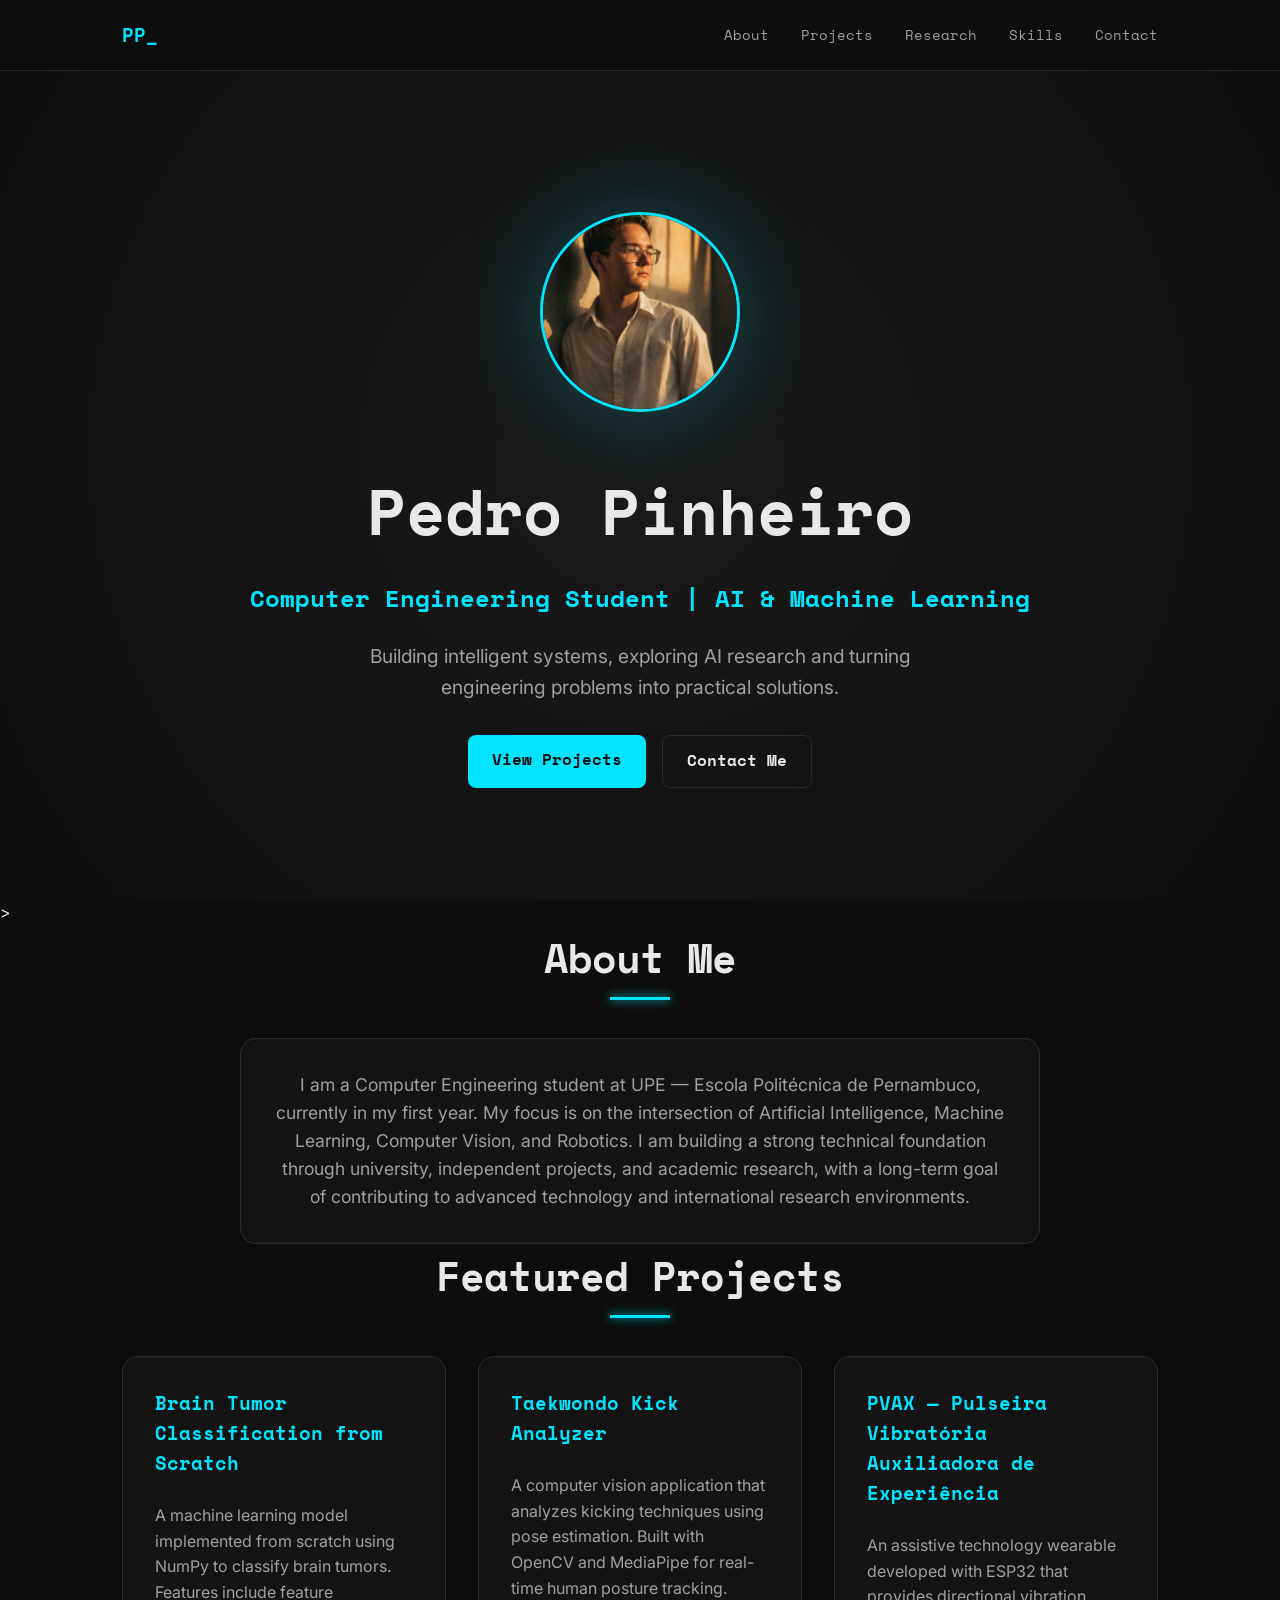
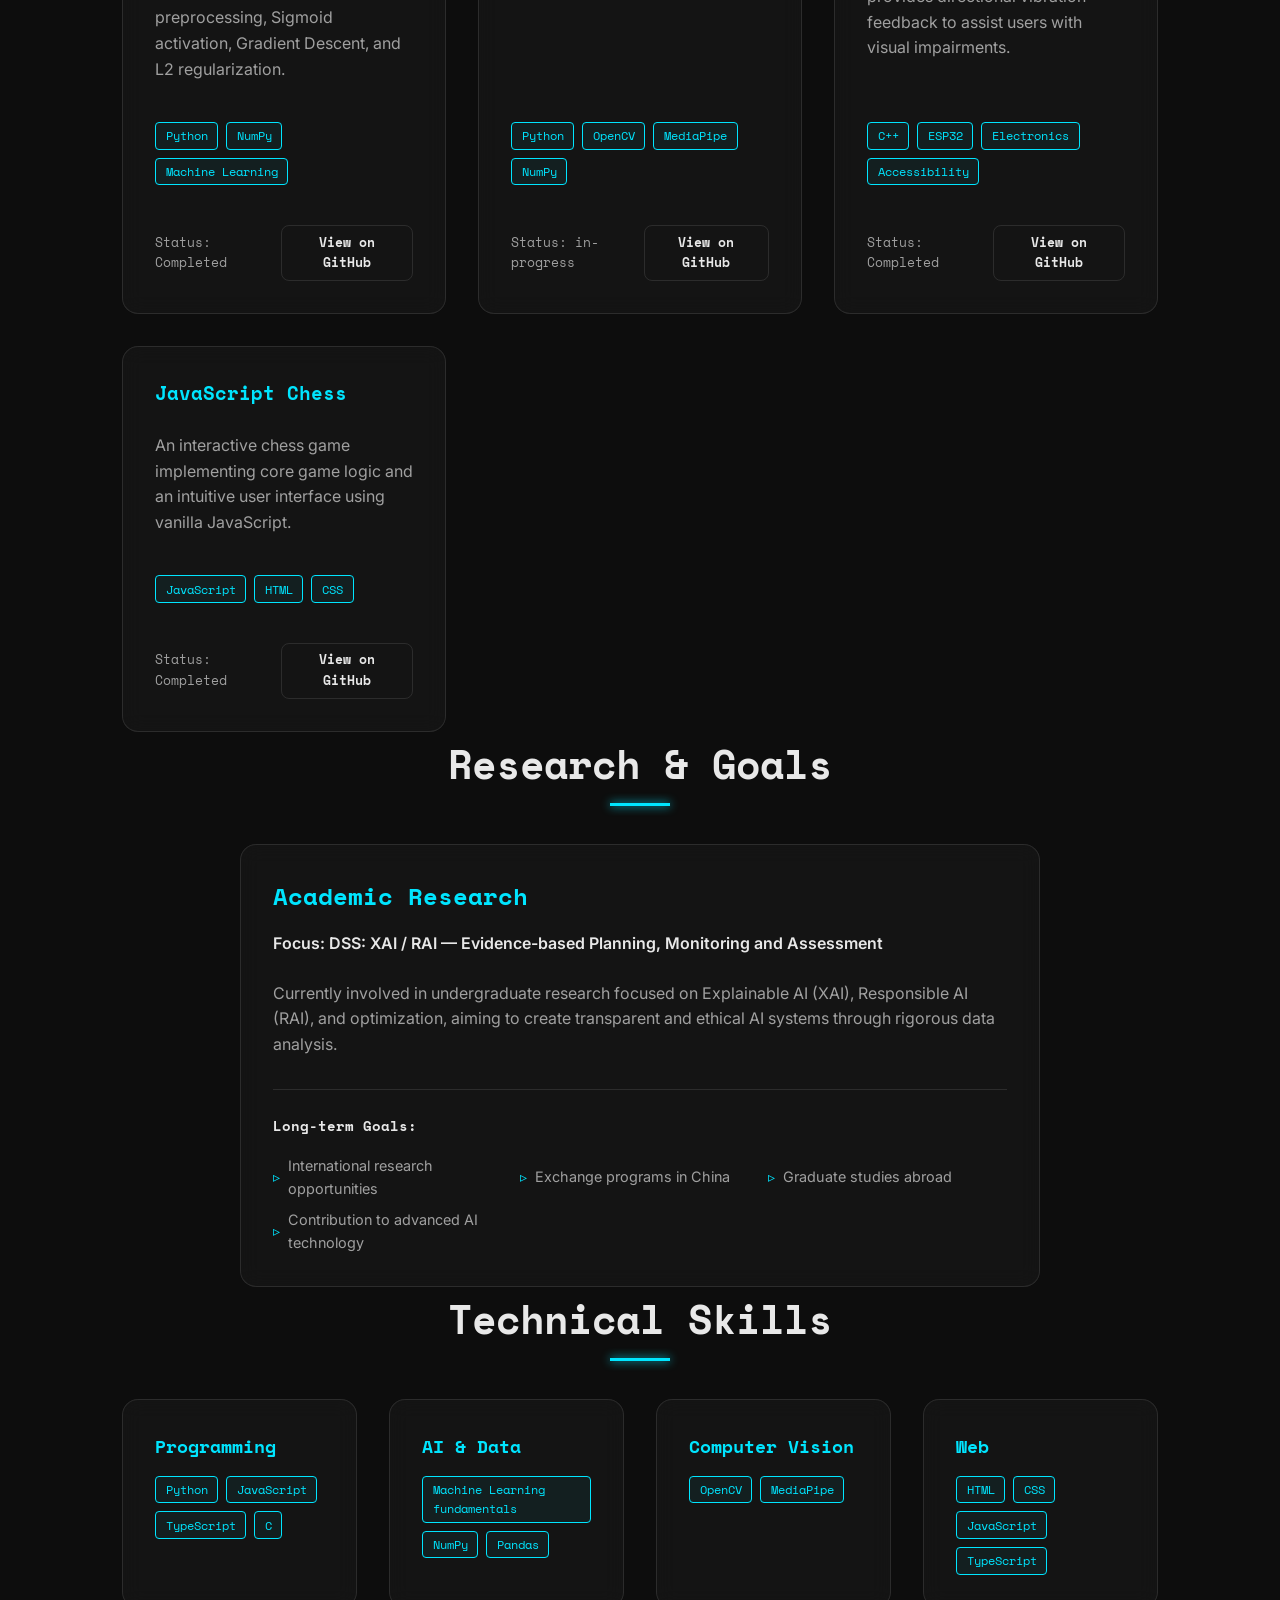
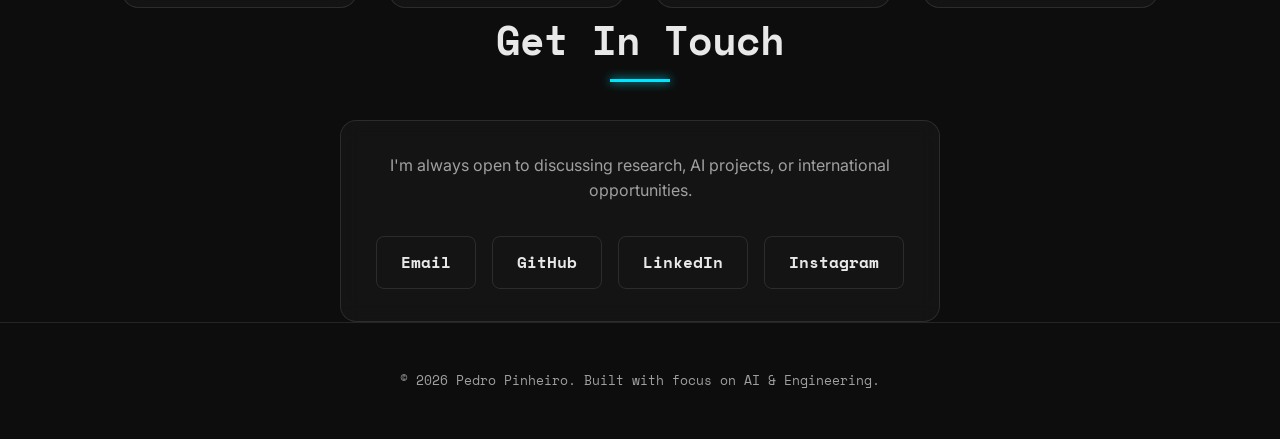
<file: index.html>
<!DOCTYPE html>
<html lang="pt-br">
<head>
    <meta charset="UTF-8">
    <meta name="viewport" content="width=device-width, initial-scale=1.0">
    <title>Pedro Pinheiro | AI & Machine Learning</title>
    <link rel="stylesheet" href="src/styles/main.css">
    <link rel="stylesheet" href="src/styles/layout.css">
    <link rel="stylesheet" href="src/styles/components.css">
    <link rel="stylesheet" href="src/styles/animations.css">
    <link href="https://fonts.googleapis.com/css2?family=Inter:wght@300;400;600;700&family=Space+Mono:wght@400;700&display=swap" rel="stylesheet">
</head>
<body>

    <header>
        <div class="container">
            <nav>
                <div class="logo">PP_</div>
                <ul class="nav-links">
                    <li><a href="#about">About</a></li>
                    <li><a href="#projects">Projects</a></li>
                    <li><a href="#research">Research</a></li>
                    <li><a href="#skills">Skills</a></li>
                    <li><a href="#contact">Contact</a></li>
                </ul>
            </nav>
        </div>
    </header>

    <main>
        <!-- Hero Section -->
        <section id="hero" class="container" style="display: flex; align-items: center; min-height: 100vh; justify-content: center; text-align: center; padding-top: 100px;">
            <div class="fade-in" id="hero-content" style="display: flex; flex-direction: column; align-items: center; gap: 2rem; z-index: 1;">
                <div class="profile-photo-container">
                    <img src="assets/images/MeImage.jpeg" alt="Pedro Pinheiro" class="profile-photo">
                    <div class="photo-glow"></div>
                </div>
                <div class="hero-text">
                    <h1 style="font-size: 4rem; margin-bottom: 1rem;" id="hero-name"></h1>
                    <h2 style="font-size: 1.5rem; color: var(--accent-cyan); margin-bottom: 1.5rem; font-family: var(--font-mono);" id="hero-role"></h2>
                    <p style="max-width: 600px; margin: 0 auto 2rem; color: var(--text-dim); font-size: 1.2rem;" id="hero-desc"></p>
                    <div style="display: flex; gap: 1rem; justify-content: center;">
                        <a href="#projects" class="btn btn-primary">View Projects</a>
                        <a href="#contact" class="btn btn-ghost">Contact Me</a>
                    </div>
                </div>
            </div>
        </section>>

        <!-- About Section -->
        <section id="about" class="container">
            <h2 class="section-title fade-in">About Me</h2>
            <div class="glass-card fade-in" style="max-width: 800px; margin: 0 auto; text-align: center;">
                <p id="about-text" style="font-size: 1.1rem; color: var(--text-dim);"></p>
            </div>
        </section>

        <!-- Projects Section -->
        <section id="projects" class="container">
            <h2 class="section-title fade-in">Featured Projects</h2>
            <div class="projects-grid" id="projects-container">
                <!-- Projects injected by JS -->
            </div>
        </section>

        <!-- Research Section -->
        <section id="research" class="container">
            <h2 class="section-title fade-in">Research & Goals</h2>
            <div class="glass-card fade-in" id="research-content" style="max-width: 800px; margin: 0 auto;">
                <!-- Research injected by JS -->
            </div>
        </section>

        <!-- Skills Section -->
        <section id="skills" class="container">
            <h2 class="section-title fade-in">Technical Skills</h2>
            <div class="skills-container" id="skills-container">
                <!-- Skills injected by JS -->
            </div>
        </section>

        <!-- Contact Section -->
        <section id="contact" class="container" style="text-align: center;">
            <h2 class="section-title fade-in">Get In Touch</h2>
            <div class="glass-card fade-in" style="max-width: 600px; margin: 0 auto;">
                <p style="margin-bottom: 2rem; color: var(--text-dim);">I'm always open to discussing research, AI projects, or international opportunities.</p>
                <div style="display: flex; flex-wrap: wrap; gap: 1rem; justify-content: center;" id="contact-links">
                    <!-- Links injected by JS -->
                </div>
            </div>
        </section>
    </main>

    <footer style="text-align: center; padding: 3rem 0; color: var(--text-dim); font-family: var(--font-mono); font-size: 0.8rem; border-top: 1px solid var(--glass-border);">
        <p>&copy; <span id="year"></span> Pedro Pinheiro. Built with focus on AI & Engineering.</p>
    </footer>

    <!-- Order is critical: Logic is now self-contained -->
    <script src="src/js/main.js"></script>
</body>
</html>
</file>
<file: src/styles/main.css>
:root {
  /* Colors */
  --bg-dark: #0d0d0d;
  --bg-card: rgba(25, 25, 25, 0.7);
  --accent-cyan: #00E5FF;
  --accent-glow: rgba(0, 229, 255, 0.3);
  --text-main: #e8e8e8;
  --text-dim: #a0a0a0;
  --glass-border: rgba(255, 255, 255, 0.1);
  --glass-bg: rgba(255, 255, 255, 0.03);

  /* Typography */
  --font-main: 'Inter', -apple-system, BlinkMacSystemFont, 'Segoe UI', Roboto, sans-serif;
  --font-mono: 'Space Mono', 'Anonymous Pro', monospace;

  /* Transitions */
  --transition-smooth: all 0.3s cubic-bezier(0.4, 0, 0.2, 1);
}

* {
  margin: 0;
  padding: 0;
  box-sizing: border-box;
}

body {
  background-color: var(--bg-dark);
  color: var(--text-main);
  font-family: var(--font-main);
  line-height: 1.6;
  overflow-x: hidden;
}

/* Subtle Background Effect */
body::before {
  content: '';
  position: fixed;
  top: 0;
  left: 0;
  width: 100%;
  height: 100%;
  background: radial-gradient(circle at 50% 50%, #1a1a1a 0%, #0d0d0d 100%);
  z-index: -2;
}

.container {
  max-width: 1100px;
  margin: 0 auto;
  padding: 0 2rem;
}

h1, h2, h3 {
  font-family: var(--font-mono);
  color: var(--text-main);
}

a {
  text-decoration: none;
  color: inherit;
  transition: var(--transition-smooth);
}

/* Profile Photo Styles */
.profile-photo-container {
  position: relative;
  width: 200px;
  height: 200px;
  margin-bottom: 1rem;
}

.profile-photo {
  width: 100%;
  height: 100%;
  object-fit: cover;
  object-position: center;
  border-radius: 50%;
  border: 3px solid var(--accent-cyan);
  position: relative;
  z-index: 2;
  background: var(--bg-dark);
}

.photo-glow {
  position: absolute;
  top: 50%;
  left: 50%;
  transform: translate(-50%, -50%);
  width: 220px;
  height: 220px;
  background: var(--accent-cyan);
  filter: blur(40px);
  opacity: 0.2;
  border-radius: 50%;
  z-index: 1;
  animation: pulse 4s infinite ease-in-out;
}

@keyframes pulse {
  0%, 100% { opacity: 0.2; transform: translate(-50%, -50%) scale(1); }
  50% { opacity: 0.4; transform: translate(-50%, -50%) scale(1.1); }
}
</file>
<file: src/styles/layout.css>
header {
  position: fixed;
  top: 0;
  width: 100%;
  z-index: 100;
  backdrop-filter: blur(12px);
  background: rgba(13, 13, 13, 0.8);
  border-bottom: 1px solid var(--glass-border);
}

nav {
  display: flex;
  justify-content: space-between;
  align-items: center;
  height: 70px;
}

.logo {
  font-family: var(--font-mono);
  font-weight: 700;
  font-size: 1.2rem;
  color: var(--accent-cyan);
}

.nav-links {
  display: flex;
  gap: 2rem;
  list-style: none;
}

.nav-links a {
  font-family: var(--font-mono);
  font-size: 0.9rem;
  color: var(--text-dim);
}

.nav-links a:hover {
  color: var(--accent-cyan);
}

section {
  padding: 100px 0;
}

.section-title {
  font-size: 2.5rem;
  margin-bottom: 3rem;
  text-align: center;
  position: relative;
}

.section-title::after {
  content: '';
  position: absolute;
  bottom: -10px;
  left: 50%;
  transform: translateX(-50%);
  width: 60px;
  height: 3px;
  background: var(--accent-cyan);
  box-shadow: 0 0 10px var(--accent-cyan);
}
</file>
<file: src/styles/components.css>
/* Glassmorphism Cards */
.glass-card {
  background: var(--glass-bg);
  backdrop-filter: blur(10px);
  border: 1px solid var(--glass-border);
  border-radius: 16px;
  padding: 2rem;
  transition: var(--transition-smooth);
}

.glass-card:hover {
  border-color: var(--accent-cyan);
  box-shadow: 0 0 20px var(--accent-glow);
  transform: translateY(-5px);
}

/* Project Grid */
.projects-grid {
  display: grid;
  grid-template-columns: repeat(auto-fit, minmax(300px, 1fr));
  gap: 2rem;
}

.project-card {
  display: flex;
  flex-direction: column;
  gap: 1rem;
}

.project-tech {
  display: flex;
  flex-wrap: wrap;
  gap: 0.5rem;
}

.badge {
  font-family: var(--font-mono);
  font-size: 0.75rem;
  padding: 0.2rem 0.6rem;
  border: 1px solid var(--accent-cyan);
  color: var(--accent-cyan);
  border-radius: 4px;
  background: rgba(0, 229, 255, 0.05);
}

/* Buttons */
.btn {
  display: inline-block;
  padding: 0.8rem 1.5rem;
  border-radius: 8px;
  font-family: var(--font-mono);
  font-weight: 600;
  cursor: pointer;
  transition: var(--transition-smooth);
  text-align: center;
}

.btn-primary {
  background: var(--accent-cyan);
  color: var(--bg-dark);
}

.btn-primary:hover {
  box-shadow: 0 0 20px var(--accent-cyan);
  transform: scale(1.05);
}

.btn-ghost {
  border: 1px solid var(--glass-border);
  color: var(--text-main);
}

.btn-ghost:hover {
  border-color: var(--accent-cyan);
  color: var(--accent-cyan);
}

/* Skills Layout */
.skills-container {
  display: grid;
  grid-template-columns: repeat(auto-fit, minmax(200px, 1fr));
  gap: 2rem;
}

.skill-category h3 {
  font-size: 1.1rem;
  margin-bottom: 1rem;
  color: var(--accent-cyan);
}

.skill-list {
  display: flex;
  flex-wrap: wrap;
  gap: 0.5rem;
}
</file>
<file: src/styles/animations.css>
.fade-in {
  opacity: 0;
  transform: translateY(30px);
  transition: opacity 0.8s ease-out, transform 0.8s ease-out;
}

.fade-in.visible {
  opacity: 1;
  transform: translateY(0);
}

@keyframes glow {
  0% { box-shadow: 0 0 5px var(--accent-glow); }
  50% { box-shadow: 0 0 20px var(--accent-glow); }
  100% { box-shadow: 0 0 5px var(--accent-glow); }
}

.glow-effect {
  animation: glow 3s infinite ease-in-out;
}
</file>
